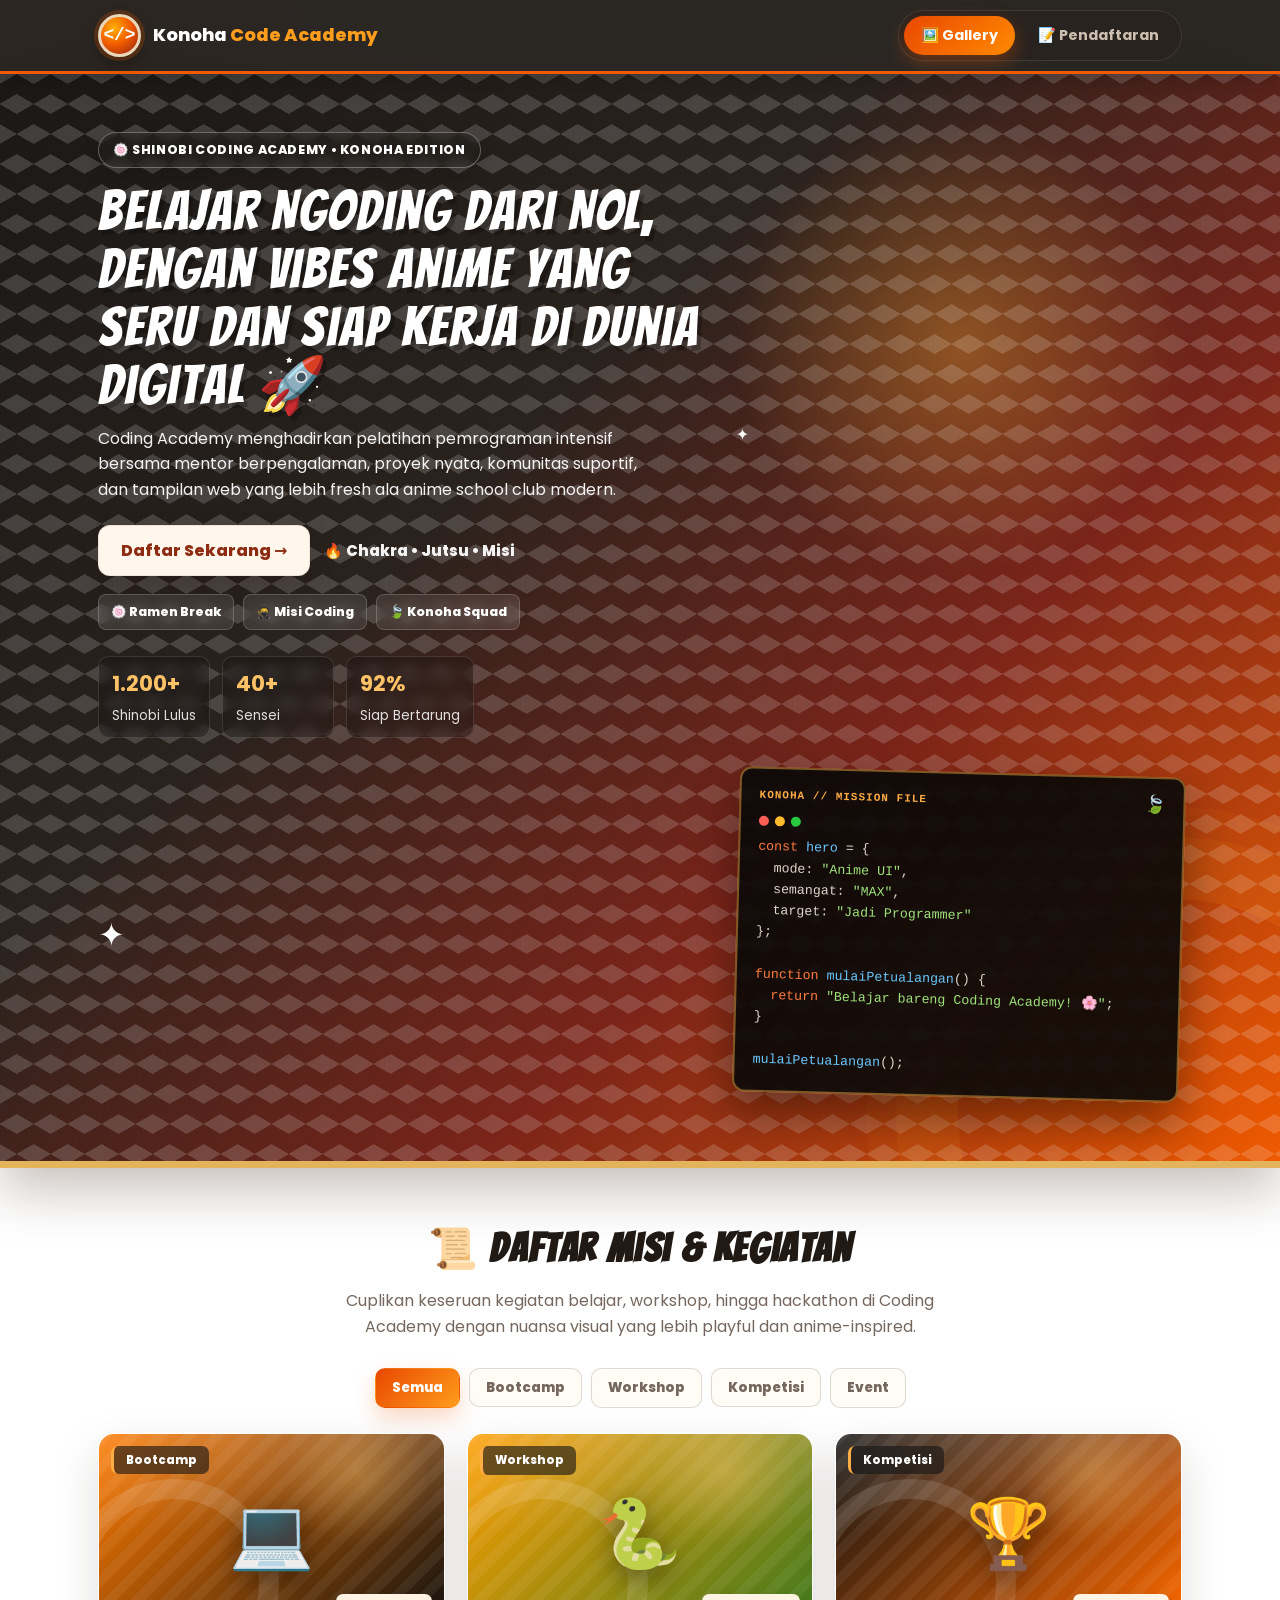
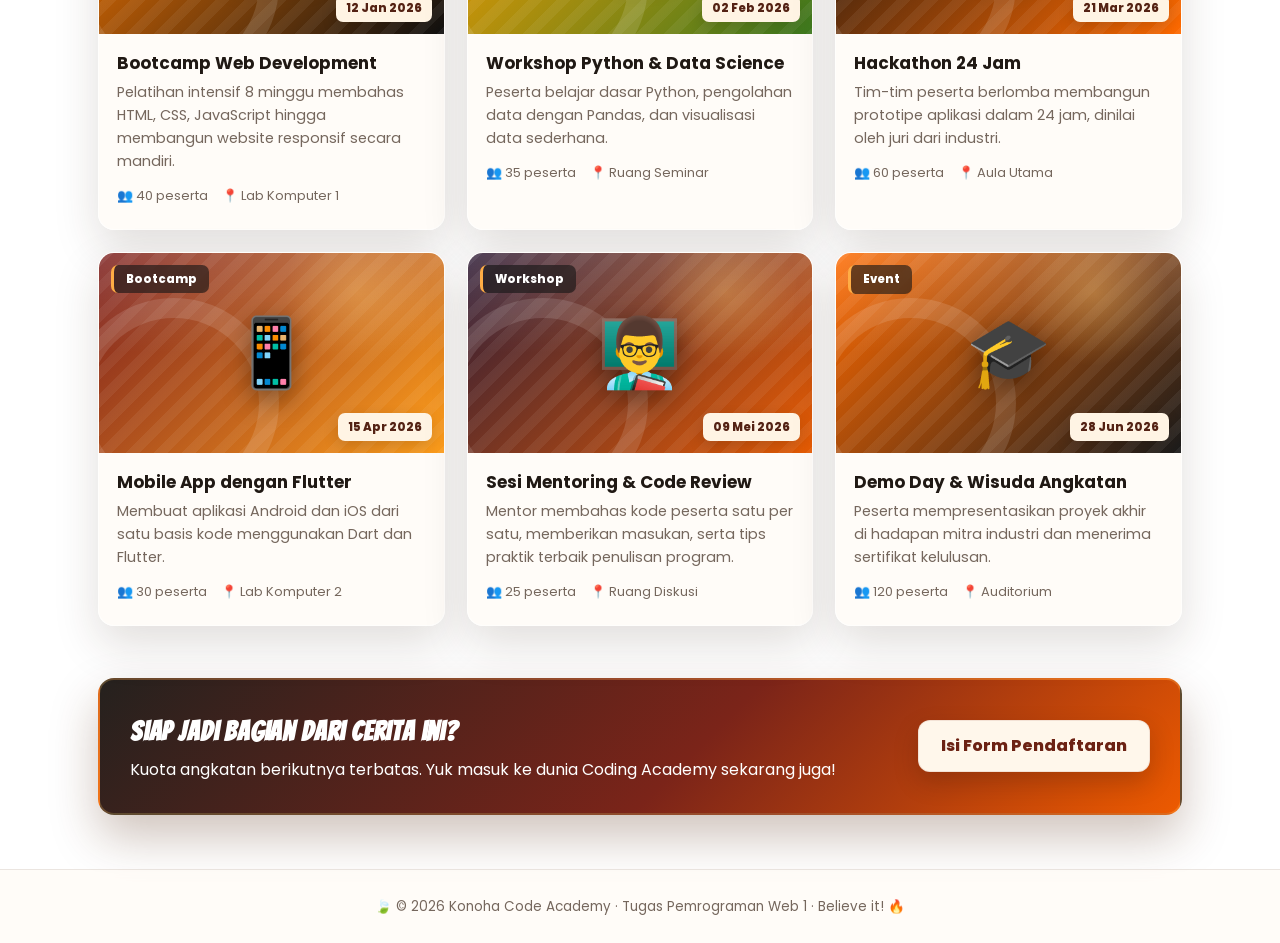
<file: index.html>
<!DOCTYPE html>
<html lang="id">
<head>
  <meta charset="UTF-8">
  <meta name="viewport" content="width=device-width, initial-scale=1">
  <title>Konoha Code Academy — Naruto Edition</title>
  <link rel="preconnect" href="https://fonts.googleapis.com">
  <link rel="preconnect" href="https://fonts.gstatic.com" crossorigin>
  <link href="https://fonts.googleapis.com/css2?family=Bangers&family=Poppins:wght@400;500;600;700;800&display=swap" rel="stylesheet">
  <link rel="stylesheet" href="style.css">
</head>
<body>

  <!-- NAVBAR -->
  <header class="nav">
    <div class="wrap">
      <a class="brand" href="index.html"><div class="logo">&lt;/&gt;</div><span>Konoha <em>Code Academy</em></span></a>
      <nav class="tabs">
        <a class="tab active" href="index.html">🖼️ Gallery</a>
        <a class="tab" href="daftar.html">📝 Pendaftaran</a>
      </nav>
    </div>
  </header>

  <!-- HERO -->
  <div class="hero">
    <div class="wrap">
      <div>
        <span class="eyebrow">🍥 SHINOBI CODING ACADEMY • KONOHA EDITION</span>
        <h1>Belajar Ngoding dari Nol, dengan vibes anime yang seru dan siap kerja di dunia digital 🚀</h1>
        <p>Coding Academy menghadirkan pelatihan pemrograman intensif bersama mentor berpengalaman, proyek nyata, komunitas suportif, dan tampilan web yang lebih fresh ala anime school club modern.</p>
        <div class="hero-actions">
          <a class="btn btn-light" href="daftar.html">Daftar Sekarang →</a>
          <span class="hero-note">🔥 Chakra • Jutsu • Misi</span>
        </div>
        <div class="hero-badges">
          <span>🍥 Ramen Break</span>
          <span>🥷 Misi Coding</span>
          <span>🍃 Konoha Squad</span>
        </div>
        <div class="stats">
          <div><b>1.200+</b><small>Shinobi Lulus</small></div>
          <div><b>40+</b><small>Sensei</small></div>
          <div><b>92%</b><small>Siap Bertarung</small></div>
        </div>
      </div>
      <div class="hero-shuriken shuriken-a">✦</div>
      <div class="hero-shuriken shuriken-b">✦</div>
      <div class="code-card" aria-hidden="true">
        <div class="dots"><i style="background:#ff5f57"></i><i style="background:#febc2e"></i><i style="background:#28c840"></i></div>
<pre><span class="k">const</span> <span class="f">hero</span> = {
  mode: <span class="s">"Anime UI"</span>,
  semangat: <span class="s">"MAX"</span>,
  target: <span class="s">"Jadi Programmer"</span>
};

<span class="k">function</span> <span class="f">mulaiPetualangan</span>() {
  <span class="k">return</span> <span class="s">"Belajar bareng Coding Academy! 🌸"</span>;
}

<span class="f">mulaiPetualangan</span>();</pre>
      </div>
    </div>
  </div>

  <!-- GALLERY -->
  <main class="wrap">
    <h2 class="section-title">📜 Daftar Misi & Kegiatan</h2>
    <p class="section-sub">Cuplikan keseruan kegiatan belajar, workshop, hingga hackathon di Coding Academy dengan nuansa visual yang lebih playful dan anime-inspired.</p>

    <div class="filters" id="filters"></div>
    <div class="grid" id="grid"></div>

    <div class="cta-band">
      <div>
        <h3>Siap jadi bagian dari cerita ini?</h3>
        <span>Kuota angkatan berikutnya terbatas. Yuk masuk ke dunia Coding Academy sekarang juga!</span>
      </div>
      <a class="btn btn-light btn-cta" href="daftar.html">Isi Form Pendaftaran</a>
    </div>
  </main>

  <footer>🍃 © 2026 Konoha Code Academy · Tugas Pemrograman Web 1 · Believe it! 🔥</footer>

  <script src="gallery.js"></script>
</body>
</html>
</file>
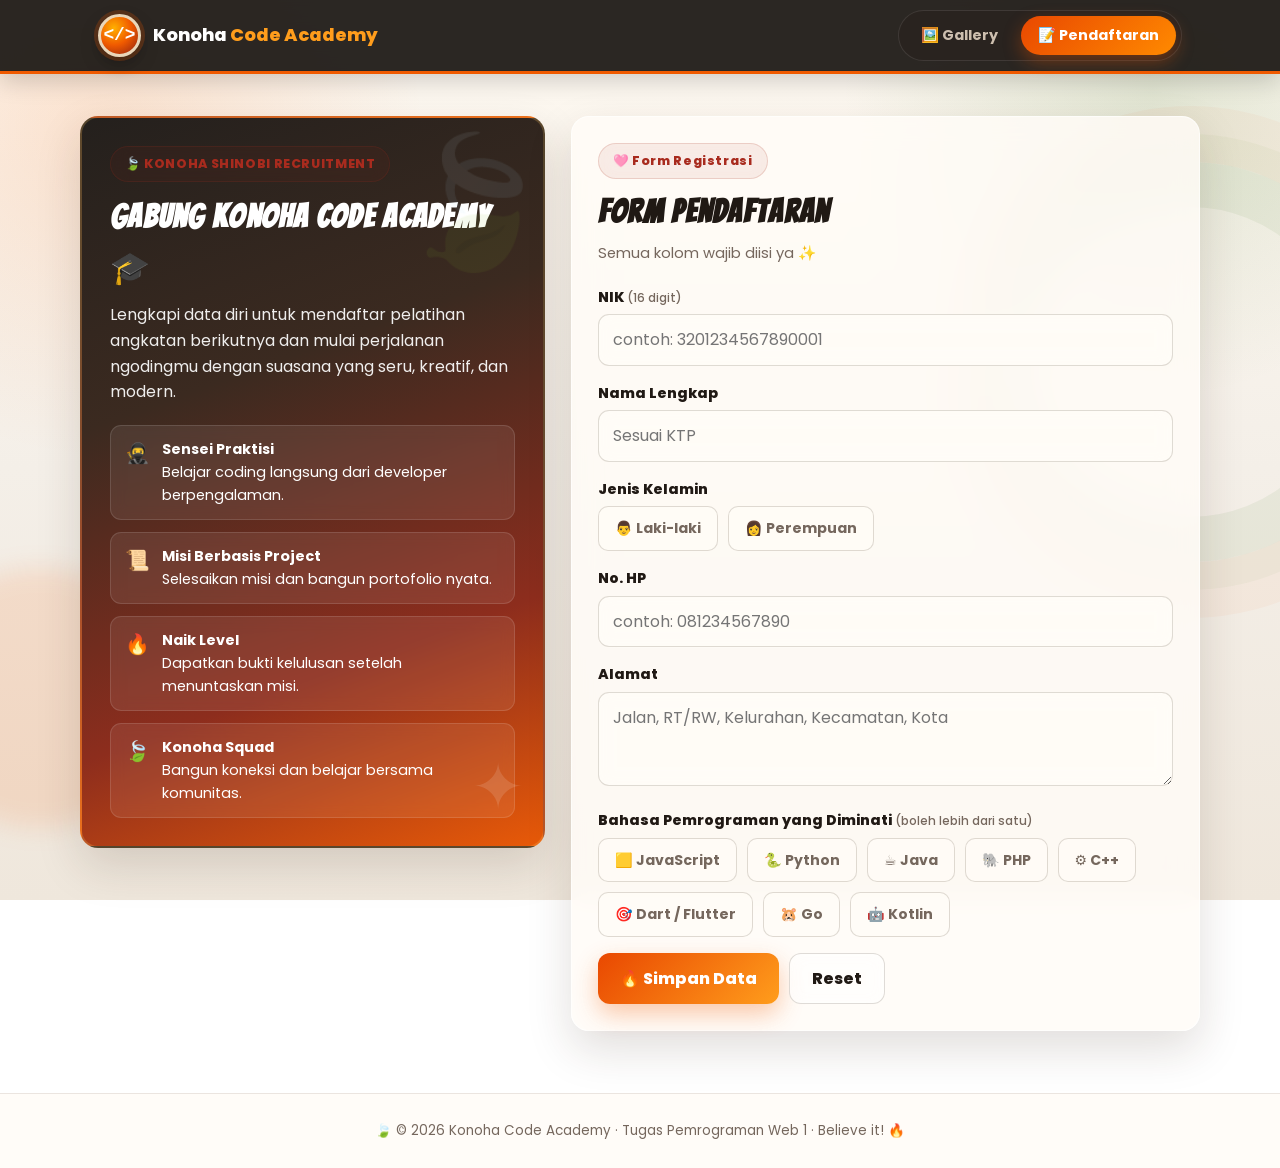
<file: daftar.html>
<!DOCTYPE html>
<html lang="id">
<head>
  <meta charset="UTF-8">
  <meta name="viewport" content="width=device-width, initial-scale=1">
  <title>Pendaftaran - Konoha Code Academy</title>
  <link rel="preconnect" href="https://fonts.googleapis.com">
  <link rel="preconnect" href="https://fonts.gstatic.com" crossorigin>
  <link href="https://fonts.googleapis.com/css2?family=Bangers&family=Poppins:wght@400;500;600;700;800&display=swap" rel="stylesheet">
  <link rel="stylesheet" href="style.css">
</head>
<body>

  <!-- NAVBAR -->
  <header class="nav">
    <div class="wrap">
      <a class="brand" href="index.html"><div class="logo">&lt;/&gt;</div><span>Konoha <em>Code Academy</em></span></a>
      <nav class="tabs">
        <a class="tab" href="index.html">🖼️ Gallery</a>
        <a class="tab active" href="daftar.html">📝 Pendaftaran</a>
      </nav>
    </div>
  </header>

  <main class="wrap form-layout">

    <aside class="side">
      <span class="eyebrow eyebrow-soft">🍃 KONOHA SHINOBI RECRUITMENT</span>
      <h2>Gabung Konoha Code Academy 🎓</h2>
      <p style="margin:0;opacity:.92">Lengkapi data diri untuk mendaftar pelatihan angkatan berikutnya dan mulai perjalanan ngodingmu dengan suasana yang seru, kreatif, dan modern.</p>
      <ul>
        <li><span>🥷</span><div><b>Sensei Praktisi</b><br>Belajar coding langsung dari developer berpengalaman.</div></li>
        <li><span>📜</span><div><b>Misi Berbasis Project</b><br>Selesaikan misi dan bangun portofolio nyata.</div></li>
        <li><span>🔥</span><div><b>Naik Level</b><br>Dapatkan bukti kelulusan setelah menuntaskan misi.</div></li>
        <li><span>🍃</span><div><b>Konoha Squad</b><br>Bangun koneksi dan belajar bersama komunitas.</div></li>
      </ul>
    </aside>

    <div>
      <div class="panel">
        <span class="eyebrow eyebrow-soft">🩷 Form Registrasi</span>
        <h2>Form Pendaftaran</h2>
        <p>Semua kolom wajib diisi ya ✨</p>

        <form id="regForm" novalidate>

          <div class="field" id="f-nik">
            <label class="lbl" for="nik">NIK <small>(16 digit)</small></label>
            <input type="text" id="nik" name="nik" inputmode="numeric" maxlength="16" placeholder="contoh: 3201234567890001" autocomplete="off">
            <div class="errmsg">NIK harus berupa 16 digit angka.</div>
          </div>

          <div class="field" id="f-nama">
            <label class="lbl" for="nama">Nama Lengkap</label>
            <input type="text" id="nama" name="nama" placeholder="Sesuai KTP" autocomplete="name">
            <div class="errmsg">Nama lengkap wajib diisi (min. 3 karakter).</div>
          </div>

          <div class="field" id="f-jk">
            <span class="lbl">Jenis Kelamin</span>
            <div class="options">
              <label class="opt"><input type="radio" name="jk" value="Laki-laki"><span>👨 Laki-laki</span></label>
              <label class="opt"><input type="radio" name="jk" value="Perempuan"><span>👩 Perempuan</span></label>
            </div>
            <div class="errmsg">Pilih jenis kelamin.</div>
          </div>

          <div class="field" id="f-hp">
            <label class="lbl" for="hp">No. HP</label>
            <input type="tel" id="hp" name="hp" inputmode="numeric" maxlength="14" placeholder="contoh: 081234567890" autocomplete="tel">
            <div class="errmsg">No. HP harus 10–14 digit angka.</div>
          </div>

          <div class="field" id="f-alamat">
            <label class="lbl" for="alamat">Alamat</label>
            <textarea id="alamat" name="alamat" placeholder="Jalan, RT/RW, Kelurahan, Kecamatan, Kota"></textarea>
            <div class="errmsg">Alamat wajib diisi (min. 10 karakter).</div>
          </div>

          <div class="field" id="f-bahasa">
            <span class="lbl">Bahasa Pemrograman yang Diminati <small>(boleh lebih dari satu)</small></span>
            <div class="options" id="langs"></div>
            <div class="errmsg">Pilih minimal satu bahasa pemrograman.</div>
          </div>

          <div class="actions">
            <button type="submit" class="btn btn-primary">🔥 Simpan Data</button>
            <button type="button" class="btn btn-ghost" id="btnReset">Reset</button>
          </div>
        </form>
      </div>

      <!-- HASIL SETELAH KLIK "YA" -->
      <div class="result" id="result">
        <h3>🍥 Pendaftaran Berhasil Disimpan!</h3>
        <p class="ok-sub">Berikut data yang Anda isikan:</p>
        <dl>
          <dt>NIK</dt><dd id="r-nik"></dd>
          <dt>Nama Lengkap</dt><dd id="r-nama"></dd>
          <dt>Jenis Kelamin</dt><dd id="r-jk"></dd>
          <dt>No. HP</dt><dd id="r-hp"></dd>
          <dt>Alamat</dt><dd id="r-alamat"></dd>
          <dt>Bahasa Diminati</dt><dd id="r-bahasa"></dd>
        </dl>
        <div class="actions" style="margin-top:18px">
          <button class="btn btn-ghost" id="btnBaru">+ Daftarkan Peserta Lain</button>
          <a class="btn btn-ghost" href="index.html">← Kembali ke Gallery</a>
        </div>
      </div>
    </div>
  </main>

  <footer>🍃 © 2026 Konoha Code Academy · Tugas Pemrograman Web 1 · Believe it! 🔥</footer>

  <script src="daftar.js"></script>
</body>
</html>
</file>
<file: style.css>
/* ===== KONOHA / NARUTO-INSPIRED THEME ===== */
:root{
  --bg:#f4efe8; --surface:rgba(255,252,247,.84); --surface-strong:#fffaf3;
  --text:#201914; --muted:#75675d; --border:rgba(58,37,24,.16);
  --primary:#f05a00; --primary2:#ff8a00; --leaf:#477b2a; --leaf-dark:#244818;
  --red:#a82b1e; --black:#151515; --gold:#f4b942; --ok:#2d8a43;
  --shadow:0 18px 45px rgba(55,34,20,.15);
}
@media (prefers-color-scheme: dark){
  :root{--bg:#151210;--surface:rgba(31,27,24,.88);--surface-strong:#241f1b;--text:#fff5e9;--muted:#c9b8a9;--border:rgba(255,236,210,.12);--shadow:0 18px 45px rgba(0,0,0,.48);color-scheme:dark}
}
*{box-sizing:border-box}
html{scroll-behavior:smooth}
body{
  margin:0;color:var(--text);font-family:"Poppins","Segoe UI",system-ui,sans-serif;line-height:1.6;
  background:radial-gradient(circle at 8% 15%,rgba(240,90,0,.14),transparent 23%),radial-gradient(circle at 90% 10%,rgba(71,123,42,.15),transparent 22%),linear-gradient(180deg,#fffaf2 0%,var(--bg) 52%,#efe7dc 100%);
  background-attachment:fixed;overflow-x:hidden;
}
body::before,body::after{content:"";position:fixed;z-index:-1;pointer-events:none}
body::before{width:260px;height:260px;left:-90px;bottom:8%;border-radius:50%;background:rgba(240,90,0,.12);filter:blur(12px);animation:chakraFloat 9s ease-in-out infinite}
body::after{width:310px;height:310px;right:-110px;top:18%;border-radius:50%;border:45px solid rgba(71,123,42,.07);box-shadow:0 0 0 28px rgba(71,123,42,.04),0 0 0 56px rgba(240,90,0,.035);animation:spinSlow 28s linear infinite}
.wrap{max-width:1120px;margin:0 auto;padding:0 18px}
a{color:inherit}
.eyebrow{display:inline-flex;align-items:center;gap:8px;padding:7px 14px;border-radius:999px;background:rgba(20,18,16,.24);color:#fff;border:1px solid rgba(255,255,255,.3);font-size:.78rem;font-weight:800;letter-spacing:.05em;backdrop-filter:blur(8px);box-shadow:0 8px 20px rgba(0,0,0,.12)}
.eyebrow-soft{color:var(--red);background:rgba(168,43,30,.08);border:1px solid rgba(168,43,30,.16);box-shadow:none}
.shuriken{position:absolute;z-index:2;color:#fff;font-family:serif;font-size:3rem;opacity:.22;text-shadow:0 0 20px rgba(255,255,255,.55);animation:spinSlow 9s linear infinite}
.shuriken-a{right:44%;top:10%}.shuriken-b{left:43%;bottom:10%;font-size:2rem;animation-direction:reverse}

/* NAVBAR */
header.nav{position:sticky;top:0;z-index:20;background:rgba(25,21,18,.92);border-bottom:3px solid var(--primary);backdrop-filter:blur(14px);box-shadow:0 7px 24px rgba(0,0,0,.18)}
.nav .wrap{display:flex;align-items:center;justify-content:space-between;gap:12px;padding-top:10px;padding-bottom:10px;flex-wrap:wrap}
.brand{display:flex;align-items:center;gap:12px;font-weight:800;font-size:1.12rem;text-decoration:none;color:#fff}
.brand .logo{width:43px;height:43px;border-radius:50%;display:grid;place-items:center;color:#fff;font-family:ui-monospace,Consolas,monospace;font-weight:900;background:radial-gradient(circle at 35% 30%,#ffb000,#f05a00 48%,#8d1f13 100%);border:3px solid #ead6b9;box-shadow:0 0 0 4px rgba(240,90,0,.22),0 8px 18px rgba(0,0,0,.3)}
.brand em{font-style:normal;color:#ff9d1c}
.tabs{display:flex;gap:6px;background:#29231f;padding:5px;border-radius:999px;border:1px solid rgba(255,255,255,.10)}
.tab{text-decoration:none;color:#cdbfaf;font-weight:700;font-size:.9rem;padding:8px 17px;border-radius:999px;transition:.2s}
.tab:hover{color:#fff;transform:translateY(-1px)}
.tab.active{color:#fff;background:linear-gradient(135deg,#e94801,#ff8a00);box-shadow:0 7px 18px rgba(240,90,0,.35)}

/* BUTTONS */
.btn{display:inline-flex;align-items:center;gap:8px;border:0;font:inherit;font-weight:800;padding:12px 22px;border-radius:12px;cursor:pointer;text-decoration:none;transition:transform .15s,box-shadow .2s,filter .2s}
.btn:hover{transform:translateY(-2px);filter:saturate(1.08)} .btn:active{transform:scale(.97)}
.btn-light{background:#fff7eb;color:#8d2c13;box-shadow:0 10px 24px rgba(39,20,9,.22);border:1px solid rgba(141,44,19,.10)}
.btn-primary{background:linear-gradient(135deg,#e94801,#ff9d1c);color:#fff;box-shadow:0 10px 24px rgba(240,90,0,.32)}
.btn-ghost{background:rgba(255,255,255,.62);color:var(--text);border:1.5px solid var(--border);backdrop-filter:blur(8px)}
.btn-cta{color:#6c2213!important}

/* HERO */
.hero{position:relative;overflow:hidden;color:#fff;background:radial-gradient(circle at 75% 25%,rgba(255,173,51,.35),transparent 18%),linear-gradient(135deg,#1b1816 0%,#29221d 37%,#7b2419 66%,#ef5a00 100%);border-bottom:7px solid #e3b45b;box-shadow:0 22px 50px rgba(57,31,16,.28)}
.hero::before{content:"";position:absolute;inset:0;opacity:.16;pointer-events:none;background-image:linear-gradient(30deg,#fff 12%,transparent 12.5%,transparent 87%,#fff 87.5%,#fff),linear-gradient(150deg,#fff 12%,transparent 12.5%,transparent 87%,#fff 87.5%,#fff),linear-gradient(30deg,#fff 12%,transparent 12.5%,transparent 87%,#fff 87.5%,#fff),linear-gradient(150deg,#fff 12%,transparent 12.5%,transparent 87%,#fff 87.5%,#fff);background-size:34px 60px;background-position:0 0,0 0,17px 30px,17px 30px}
.hero::after{content:"";position:absolute;width:430px;height:430px;right:-170px;bottom:-230px;border-radius:50%;border:62px solid rgba(255,157,28,.13);box-shadow:0 0 0 30px rgba(255,157,28,.05)}
.hero .wrap{position:relative;z-index:3;padding-top:58px;padding-bottom:64px;display:grid;grid-template-columns:1.15fr .85fr;gap:34px;align-items:center}
.hero h1{margin:14px 0 12px;font-family:"Bangers","Trebuchet MS",sans-serif;font-size:clamp(2.1rem,5vw,3.45rem);font-weight:400;letter-spacing:.035em;line-height:1.05;text-shadow:4px 5px 0 rgba(0,0,0,.25)}
.hero p{margin:0 0 22px;opacity:.94;max-width:570px}
.hero-actions{display:flex;gap:14px;align-items:center;flex-wrap:wrap}.hero-note{font-weight:800;font-size:.93rem;opacity:.95}
.hero-badges{display:flex;gap:9px;flex-wrap:wrap;margin-top:18px}
.hero-badges span{padding:7px 12px;border-radius:8px;background:rgba(255,255,255,.09);border:1px solid rgba(255,255,255,.18);font-size:.78rem;font-weight:800;backdrop-filter:blur(8px)}
.stats{display:flex;gap:12px;margin-top:26px;flex-wrap:wrap}.stats div{min-width:112px;background:rgba(0,0,0,.24);border:1px solid rgba(255,255,255,.12);padding:10px 13px;border-radius:10px;backdrop-filter:blur(8px)}
.stats b{display:block;font-size:1.35rem;color:#ffc266}.stats small{opacity:.86}
.code-card{background:rgba(10,9,8,.92);border:2px solid rgba(255,179,69,.45);border-radius:12px;padding:18px 18px 20px;font-family:ui-monospace,Consolas,monospace;font-size:.83rem;box-shadow:0 22px 48px rgba(0,0,0,.4);transform:rotate(1.5deg);position:relative}
.code-card::before{content:"KONOHA // MISSION FILE";display:block;color:#ffad45;font-size:.68rem;font-weight:800;letter-spacing:.1em;margin-bottom:12px}
.code-card::after{content:"🍃";position:absolute;right:18px;top:12px;font-size:1.1rem;opacity:.9}
.code-card .dots{display:flex;gap:6px;margin-bottom:10px}.code-card .dots i{width:10px;height:10px;border-radius:50%;display:block}
.code-card pre{margin:0;white-space:pre-wrap;color:#ded4c9}.k{color:#ff7b3d}.s{color:#9fe17a}.f{color:#69c8ff}

/* GALLERY */
.section-title{text-align:center;margin:48px 0 8px;font-family:"Bangers","Trebuchet MS",sans-serif;font-size:clamp(1.8rem,4vw,2.5rem);letter-spacing:.04em}
.section-sub{text-align:center;color:var(--muted);margin:0 auto 28px;max-width:650px}
.filters{display:flex;gap:9px;justify-content:center;flex-wrap:wrap;margin-bottom:26px}
.chip{border:1.5px solid var(--border);background:rgba(255,250,243,.78);color:var(--muted);font:inherit;font-size:.84rem;font-weight:800;padding:8px 16px;border-radius:10px;cursor:pointer;transition:.2s;backdrop-filter:blur(10px)}
.chip:hover{transform:translateY(-1px);border-color:rgba(240,90,0,.4)}.chip.active{background:linear-gradient(135deg,#e94801,#ff9d1c);border-color:transparent;color:#fff;box-shadow:0 10px 22px rgba(240,90,0,.24)}
.grid{display:grid;grid-template-columns:repeat(auto-fill,minmax(300px,1fr));gap:22px;padding-bottom:52px}
.card{background:var(--surface);border:1px solid rgba(255,255,255,.6);border-radius:16px;overflow:hidden;box-shadow:var(--shadow);transition:transform .25s,box-shadow .25s;backdrop-filter:blur(12px)}
.card:hover{transform:translateY(-8px) rotate(-.4deg);box-shadow:0 22px 48px rgba(69,39,20,.22)}
.photo{position:relative;height:200px;display:grid;place-items:center;overflow:hidden}
.photo img{position:absolute;inset:0;width:100%;height:100%;object-fit:cover}
.photo .big{position:relative;font-size:4.25rem;filter:drop-shadow(0 8px 14px rgba(0,0,0,.42));transition:transform .4s;z-index:2}
.card:hover .photo .big{transform:scale(1.15) rotate(-5deg)}
.photo::before{content:"";position:absolute;inset:0;z-index:1;pointer-events:none;background:linear-gradient(180deg,rgba(255,255,255,.16),transparent 50%),radial-gradient(circle at 75% 20%,rgba(255,194,95,.32),transparent 24%),repeating-linear-gradient(135deg,rgba(255,255,255,.06) 0 10px,transparent 10px 20px)}
.photo::after{content:"";position:absolute;left:-30px;bottom:-55px;width:170px;height:170px;border:20px solid rgba(255,255,255,.12);border-radius:50%;z-index:1}
.photo .tag,.photo .date{position:absolute;z-index:3;font-size:.72rem;font-weight:800}
.photo .tag{top:12px;left:12px;background:rgba(21,21,21,.62);color:#fff;padding:5px 12px;border-radius:7px;border-left:3px solid #ffad45;backdrop-filter:blur(7px)}
.photo .date{bottom:12px;right:12px;background:#fff4e4;color:#542214;padding:5px 10px;border-radius:7px;box-shadow:0 6px 16px rgba(0,0,0,.14)}
.card .body{padding:18px 18px 22px}.card h3{margin:0 0 6px;font-size:1.06rem;line-height:1.35}.card p{margin:0;color:var(--muted);font-size:.9rem}
.meta{margin-top:13px;display:flex;gap:14px;color:var(--muted);font-size:.81rem;flex-wrap:wrap}
.cta-band{margin:0 0 54px;border-radius:16px;padding:30px;color:#fff;display:flex;gap:16px;align-items:center;justify-content:space-between;flex-wrap:wrap;background:linear-gradient(135deg,#25211e,#7b2419 55%,#ed5a00);box-shadow:0 22px 48px rgba(83,39,16,.28);border:2px solid rgba(255,194,95,.25)}
.cta-band h3{margin:0 0 4px;font-family:"Bangers","Trebuchet MS",sans-serif;font-size:1.7rem;letter-spacing:.03em}

/* FORM */
.form-layout{display:grid;grid-template-columns:.85fr 1.15fr;gap:26px;padding:42px 0 62px;align-items:start}
.side{background:linear-gradient(160deg,#24201d 0%,#3b2a20 35%,#8d2d1d 72%,#e85a08 100%);color:#fff;border-radius:18px;padding:28px;box-shadow:var(--shadow);position:sticky;top:84px;overflow:hidden;border:2px solid rgba(255,194,95,.22)}
.side::before{content:"🍃";position:absolute;right:-12px;top:-18px;font-size:8rem;opacity:.08}.side::after{content:"✦";position:absolute;right:18px;bottom:8px;font-size:4rem;opacity:.13}
.side h2{margin:10px 0 8px;font-family:"Bangers","Trebuchet MS",sans-serif;font-size:2rem;letter-spacing:.04em}
.side ul{list-style:none;padding:0;margin:20px 0 0;display:grid;gap:12px}
.side li{display:flex;gap:12px;align-items:flex-start;font-size:.9rem;background:rgba(255,255,255,.08);padding:12px 14px;border-radius:11px;border:1px solid rgba(255,255,255,.12);backdrop-filter:blur(7px)}
.side li span{font-size:1.24rem}
.panel{background:var(--surface);border:1px solid rgba(255,255,255,.62);border-radius:18px;padding:26px;box-shadow:var(--shadow);backdrop-filter:blur(14px)}
.panel h2{margin:8px 0 4px;font-family:"Bangers","Trebuchet MS",sans-serif;font-size:2rem;letter-spacing:.04em}.panel > p{margin:0 0 20px;color:var(--muted);font-size:.92rem}
.field{margin-bottom:16px}.lbl{display:block;font-weight:800;font-size:.88rem;margin-bottom:6px}.lbl small{color:var(--muted);font-weight:500}
input[type=text],input[type=tel],textarea{width:100%;font:inherit;color:var(--text);background:rgba(255,252,247,.75);border:1.5px solid var(--border);border-radius:11px;padding:12px 14px;transition:.2s;backdrop-filter:blur(8px)}
textarea{min-height:94px;resize:vertical}input:focus,textarea:focus{outline:none;border-color:var(--primary);box-shadow:0 0 0 4px rgba(240,90,0,.13)}
.field.err input,.field.err textarea{border-color:#c72e25}.errmsg{display:none;color:#c72e25;font-size:.78rem;margin-top:6px}.field.err .errmsg{display:block}
.options{display:flex;gap:10px;flex-wrap:wrap}.opt{position:relative}.opt input{position:absolute;opacity:0;pointer-events:none}
.opt span{display:inline-flex;align-items:center;gap:6px;padding:10px 16px;border:1.5px solid var(--border);border-radius:10px;background:rgba(255,252,247,.72);cursor:pointer;font-size:.88rem;font-weight:700;color:var(--muted);transition:.2s;user-select:none}
.opt span:hover{transform:translateY(-1px)}.opt input:checked + span{background:rgba(240,90,0,.11);border-color:var(--primary);color:#a33a10;box-shadow:inset 0 -3px 0 rgba(240,90,0,.16)}
.opt input:focus-visible + span{box-shadow:0 0 0 4px rgba(240,90,0,.16)}.actions{display:flex;gap:10px;flex-wrap:wrap;margin-top:8px}

/* RESULT */
.result{display:none;margin-top:22px;border:2px dashed rgba(45,138,67,.48);border-radius:16px;padding:20px;background:rgba(45,138,67,.08);box-shadow:var(--shadow)}
.result.show{display:block}.result h3{margin:0 0 4px;color:var(--ok);font-family:"Bangers","Trebuchet MS",sans-serif;font-size:1.6rem;letter-spacing:.03em}
.ok-sub{margin:0 0 14px;color:var(--muted);font-size:.88rem}.result dl{display:grid;grid-template-columns:150px 1fr;gap:9px 14px;margin:0}
.result dt{font-weight:700;color:var(--muted);font-size:.88rem}.result dd{margin:0;font-weight:600;word-break:break-word}
.badge{display:inline-block;background:linear-gradient(135deg,#e94801,#ff9d1c);color:#fff;border-radius:7px;font-size:.78rem;padding:4px 12px;margin:0 6px 4px 0;box-shadow:0 7px 15px rgba(240,90,0,.22)}
footer{text-align:center;color:var(--muted);font-size:.84rem;padding:26px 18px;border-top:1px solid rgba(58,37,24,.10);background:rgba(255,250,243,.55);backdrop-filter:blur(10px)}
@keyframes chakraFloat{0%,100%{transform:translateY(0) scale(1)}50%{transform:translateY(-18px) scale(1.04)}}@keyframes spinSlow{from{transform:rotate(0)}to{transform:rotate(360deg)}}
@media(max-width:820px){.hero .wrap{grid-template-columns:1fr}.code-card{transform:none}.form-layout{grid-template-columns:1fr}.side{position:static}.result dl{grid-template-columns:1fr;gap:2px}.result dt{margin-top:8px}}
</file>
